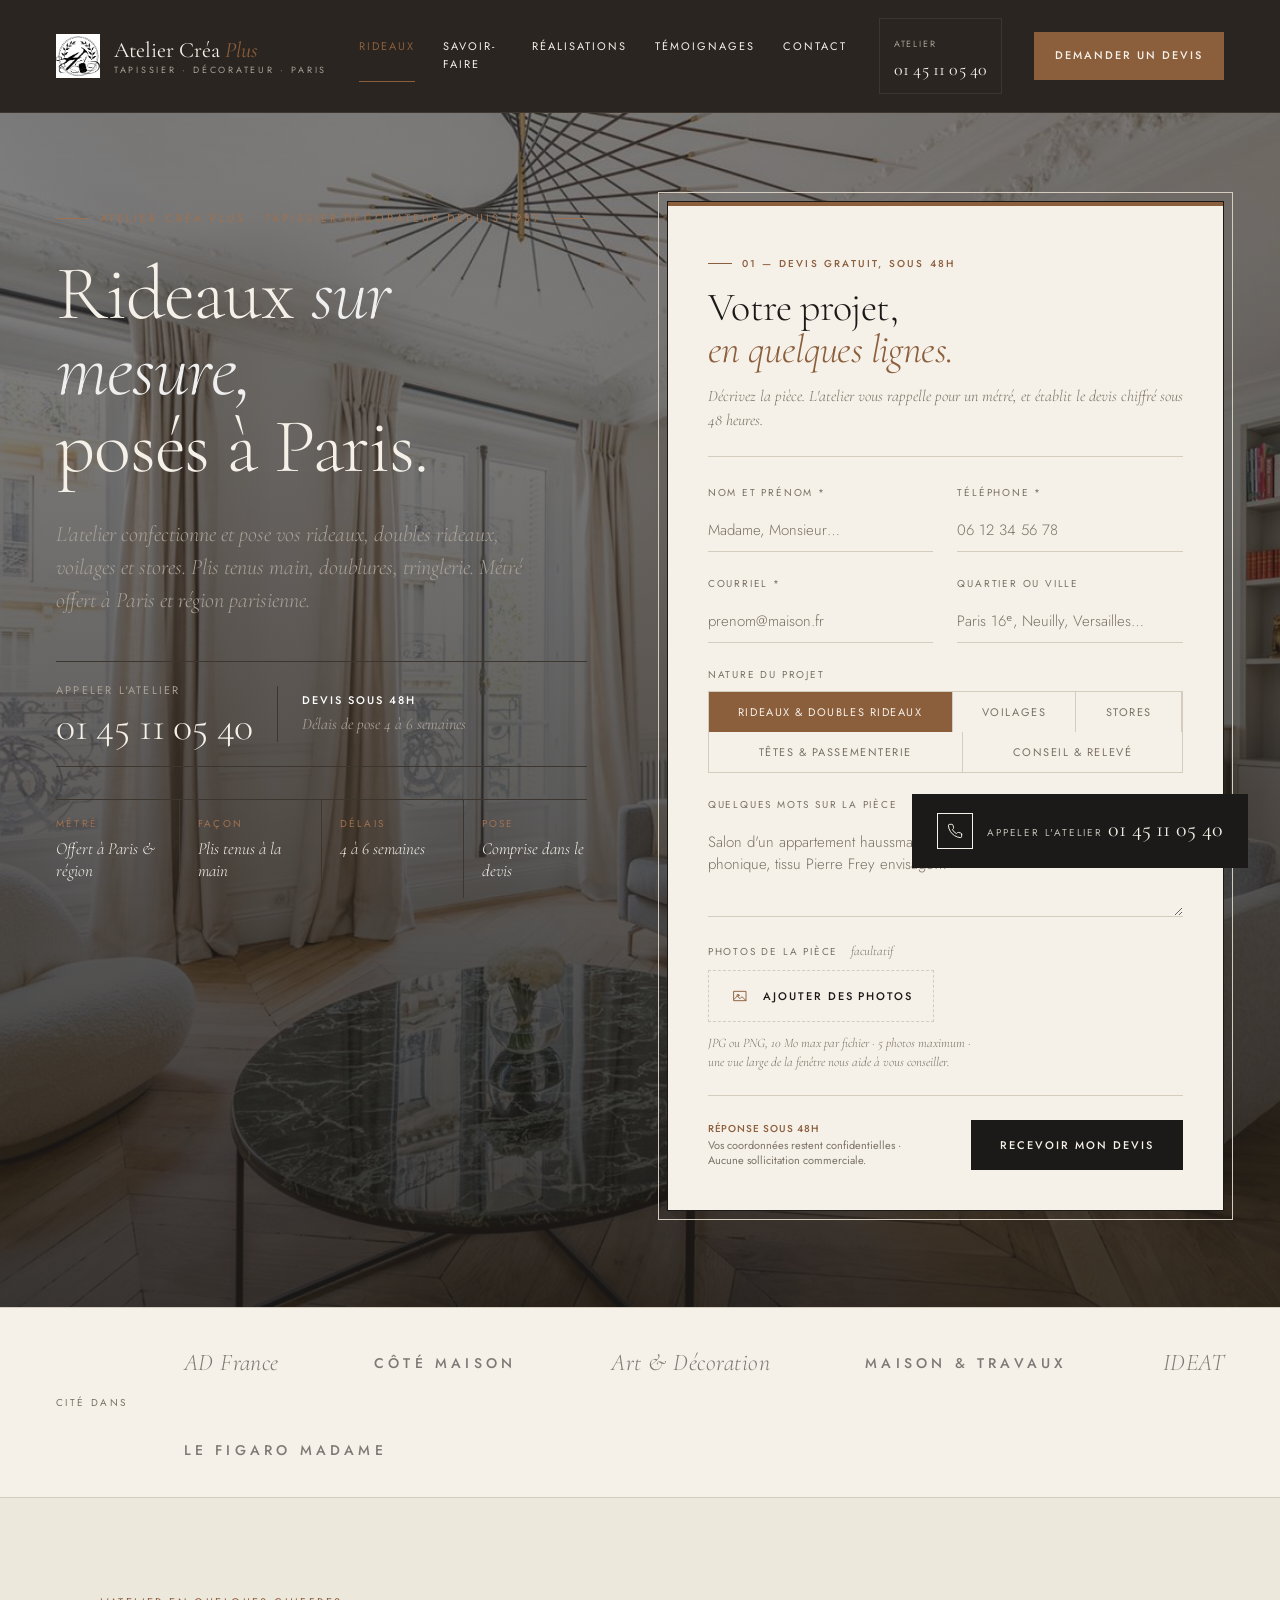
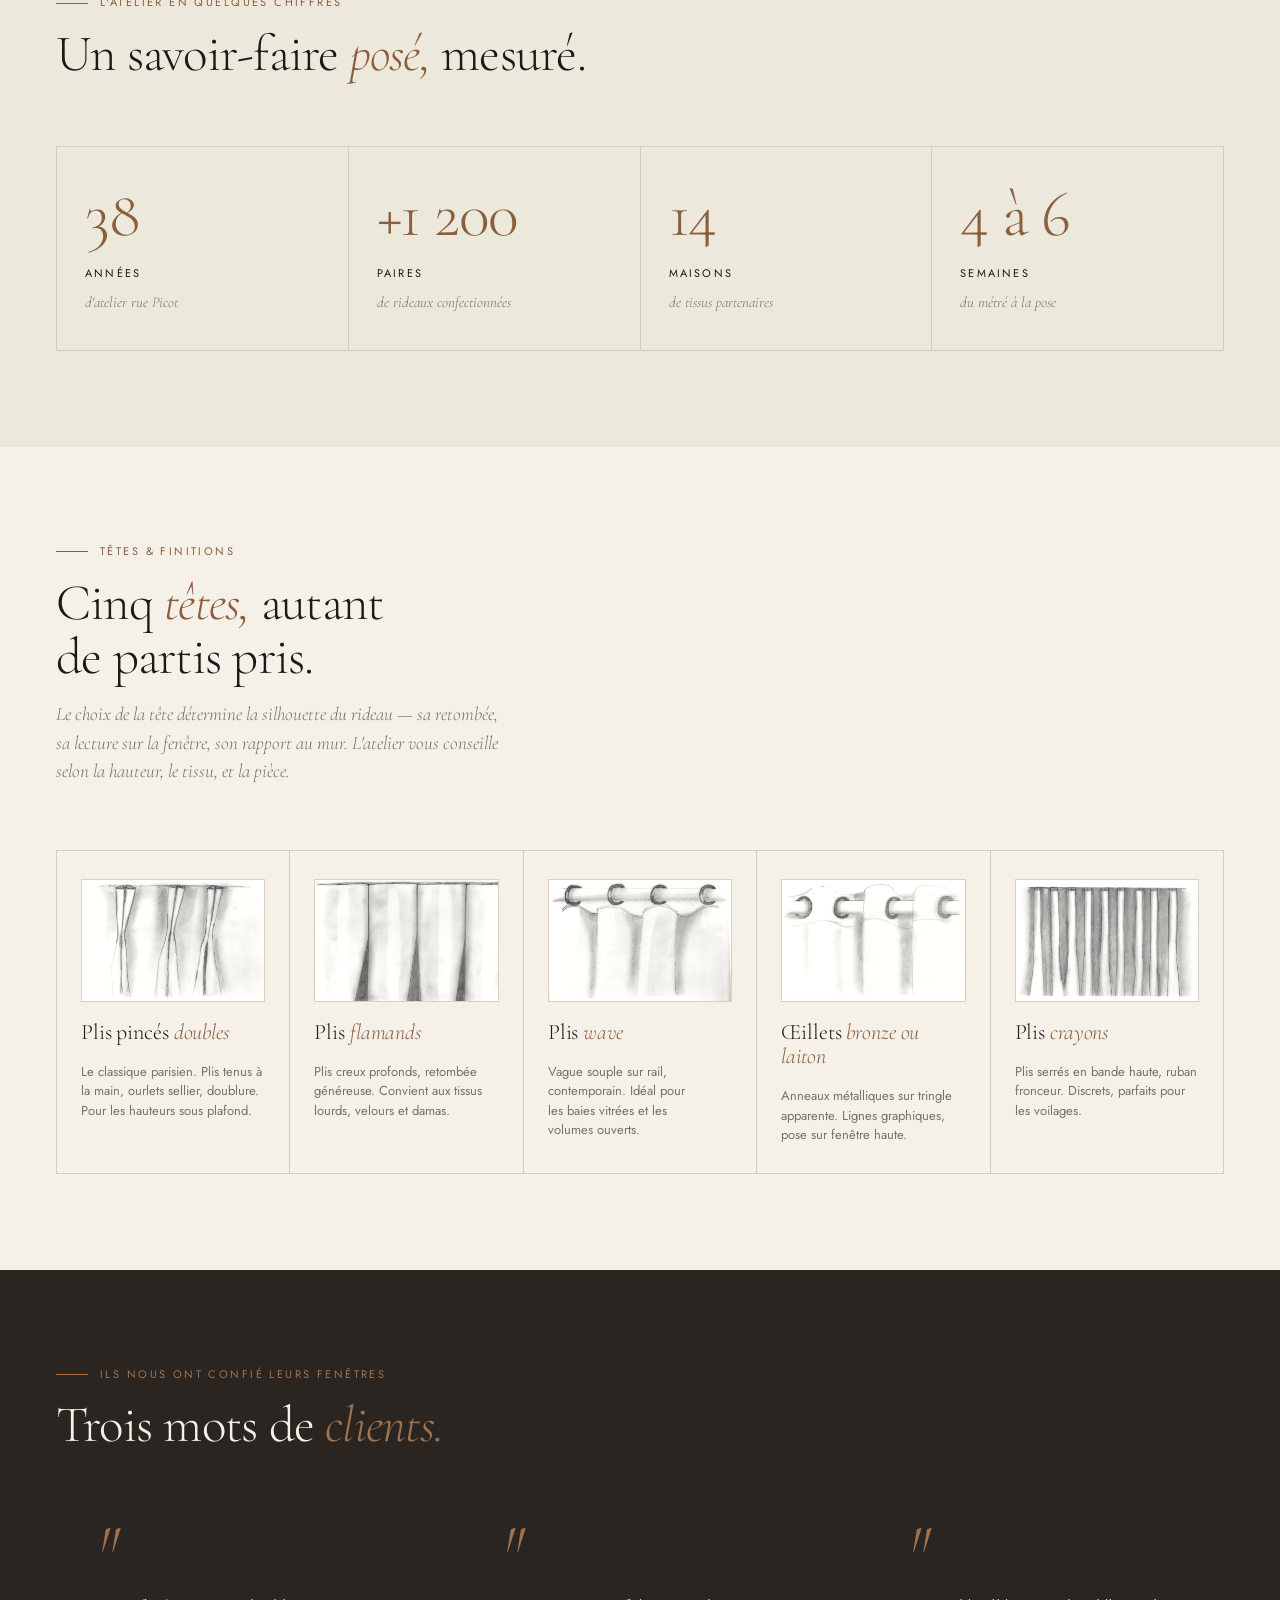
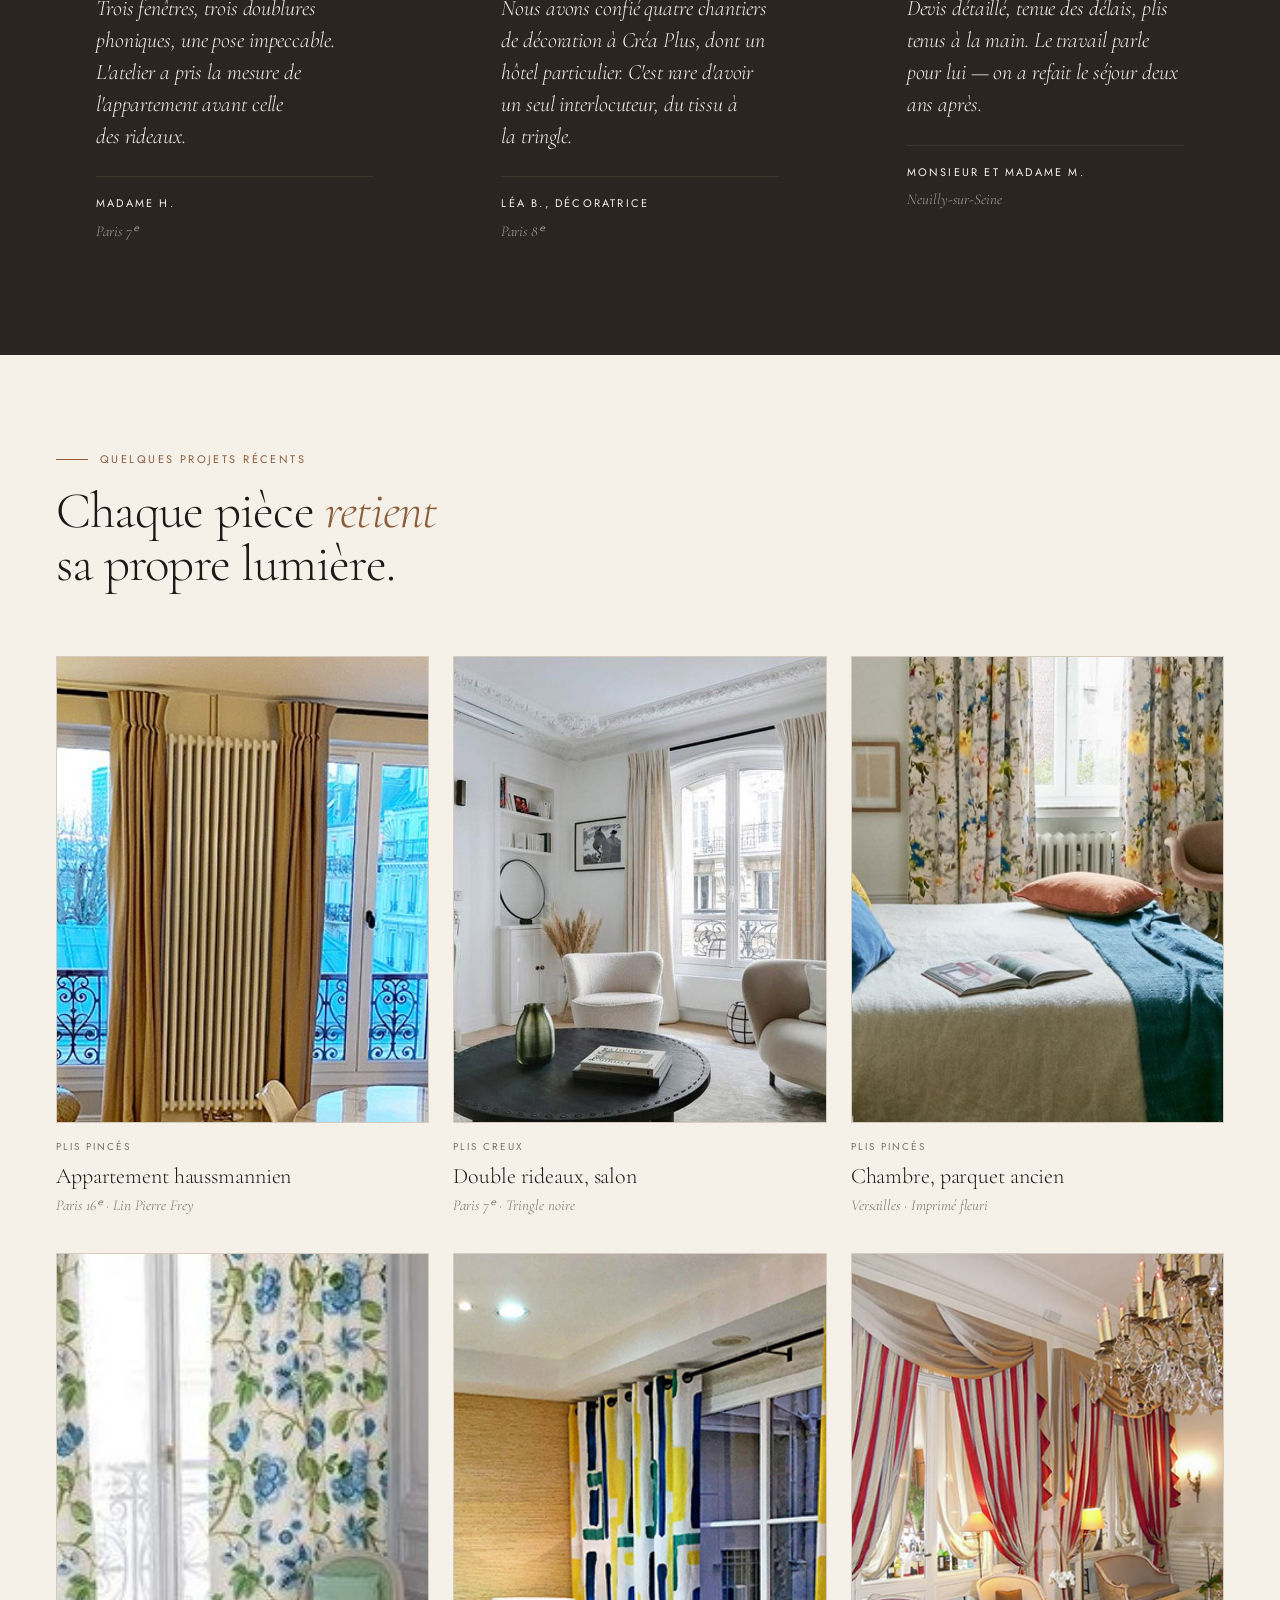
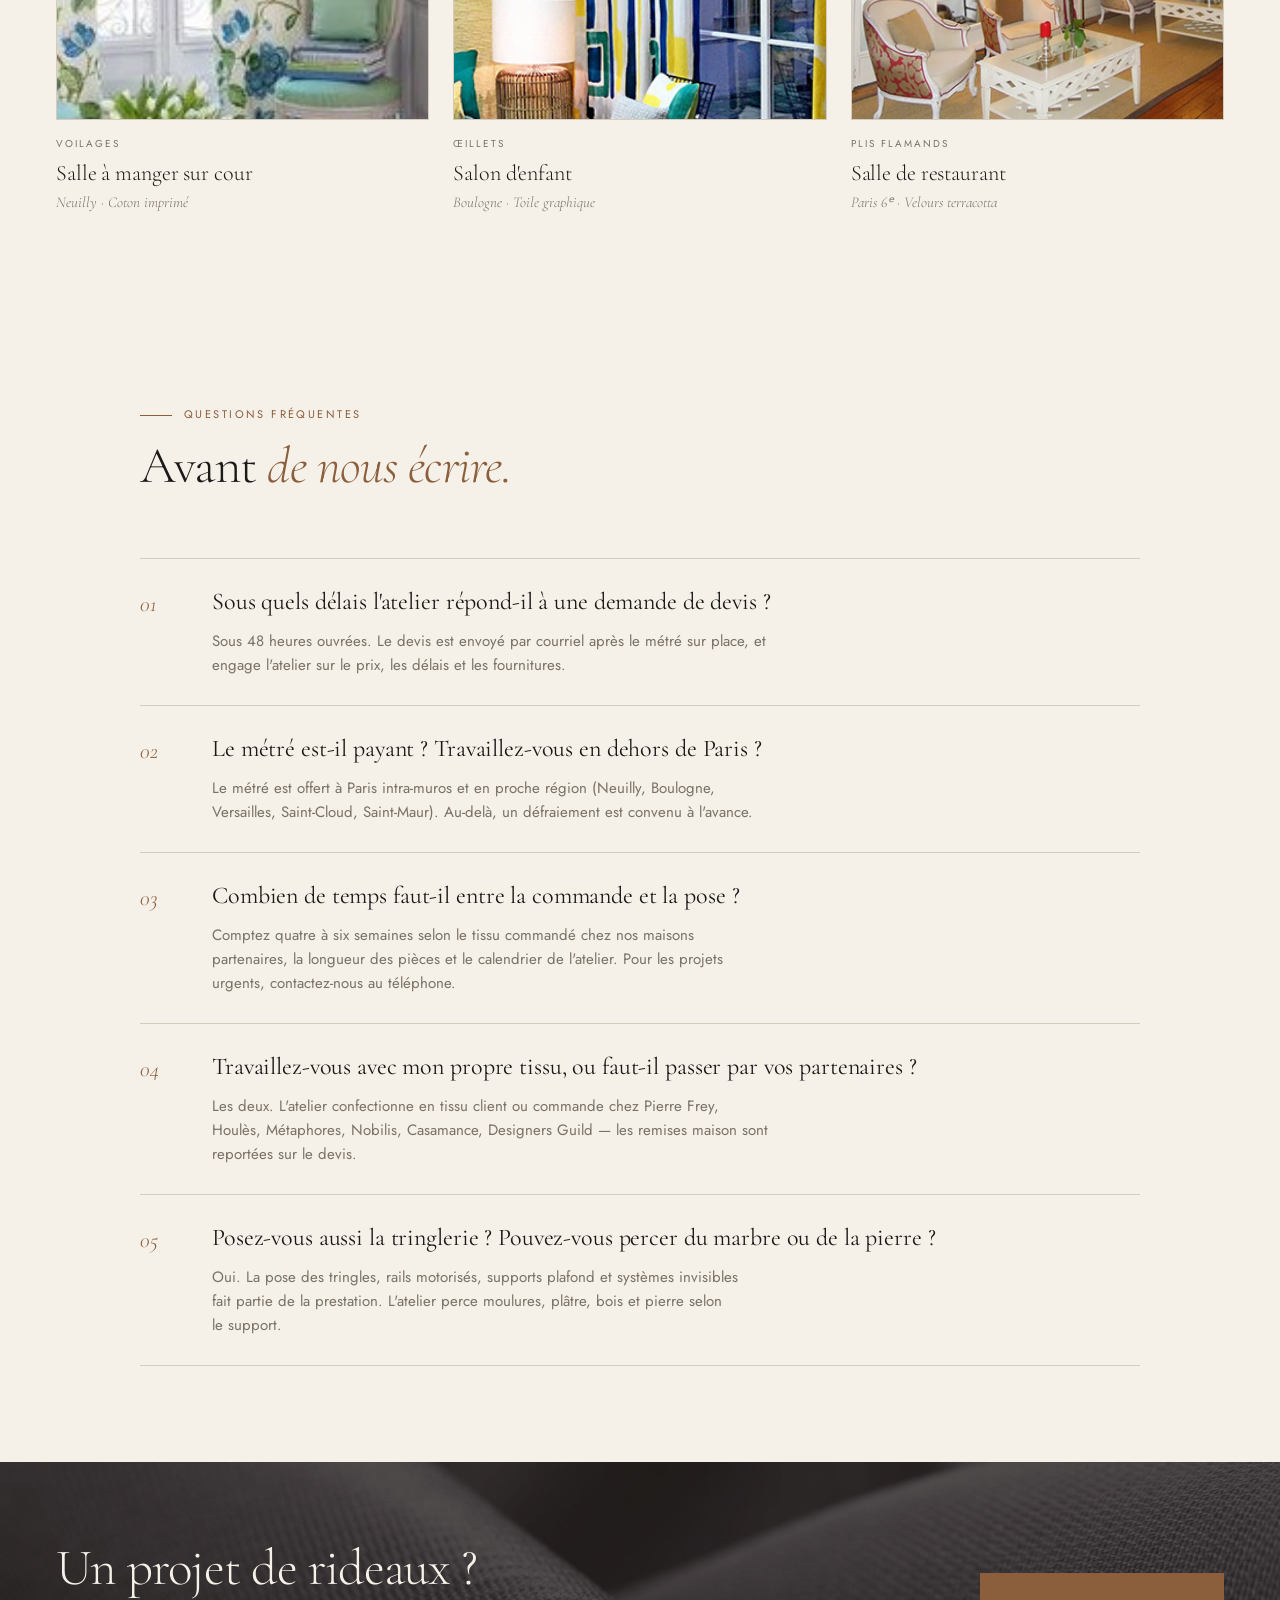
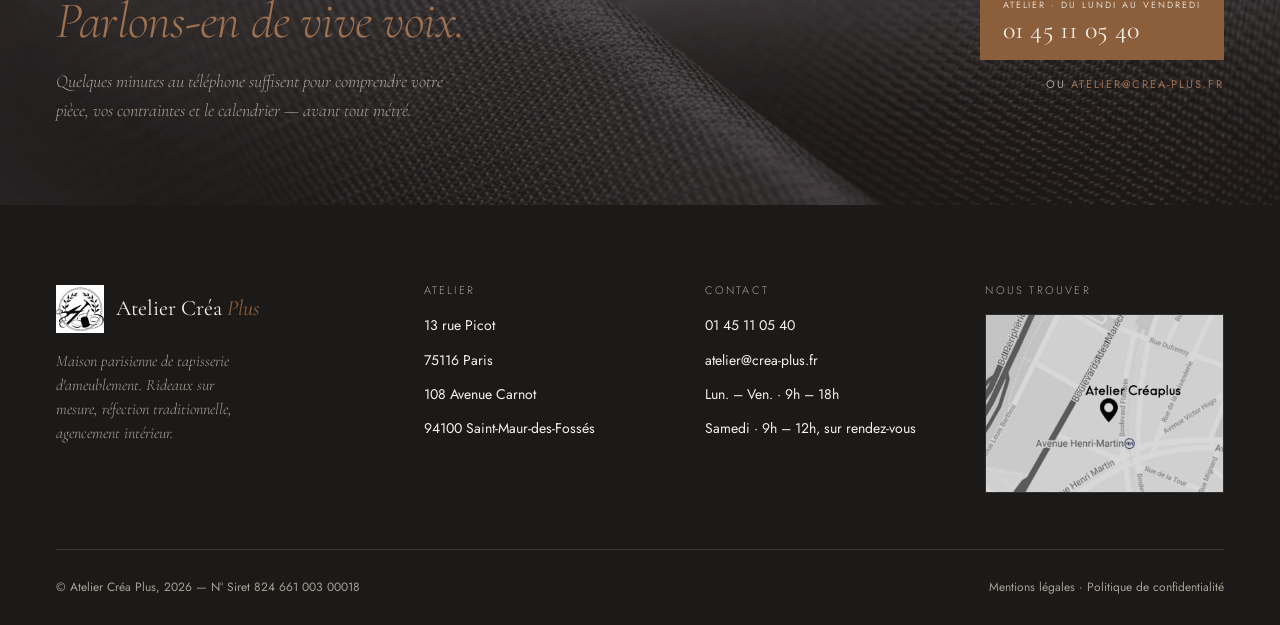
<file: index.html>
<!doctype html>
<html lang="fr">
<head>
  <meta charset="utf-8">
  <meta name="viewport" content="width=device-width, initial-scale=1">
  <title>Rideaux sur mesure à Paris · Atelier Créa Plus</title>
  <meta name="description" content="Rideaux sur mesure confectionnés et posés à Paris depuis 1987. Plis tenus main, doublures, tringlerie. Métré offert à Paris et région parisienne.">

  <link rel="preconnect" href="https://fonts.googleapis.com">
  <link rel="preconnect" href="https://fonts.gstatic.com" crossorigin>
  <link href="https://fonts.googleapis.com/css2?family=Jost:wght@300;400;500;600&display=swap" rel="stylesheet">

  <style>
  @font-face {
    font-family: 'Cormorant Garamond';
    src: url('project/design-system/fonts/CormorantGaramond-VariableFont_wght.ttf') format('truetype');
    font-weight: 300 700;
    font-style: normal;
    font-display: swap;
  }
  @font-face {
    font-family: 'Cormorant Garamond';
    src: url('project/design-system/fonts/CormorantGaramond-Italic-VariableFont_wght.ttf') format('truetype');
    font-weight: 300 700;
    font-style: italic;
    font-display: swap;
  }

  :root {
    --bg-1:         #F5F0E8;
    --bg-2:         #EDE8DC;
    --dark-1:       #2A2520;
    --dark-2:       #1C1A18;
    --fg-1:         #1C1A18;
    --fg-2:         #7A7266;
    --fg-on-dark-1: #F5F0E8;
    --fg-on-dark-2: #A8A096;
    --accent:       #8B5E3C;
    --accent-hover: #A0714F;
    --border:       #D4CDBF;
    --border-dark:  #3D362F;
    --font-serif:   'Cormorant Garamond', 'EB Garamond', Georgia, serif;
    --font-sans:    'Jost', 'Futura', 'Avenir Next', system-ui, sans-serif;
    --container:    1280px;
    --ease:         cubic-bezier(0.22, 0.61, 0.36, 1);
  }

  *, *::before, *::after { box-sizing: border-box; }
  html, body { margin: 0; padding: 0; background: var(--bg-1); color: var(--fg-1); font-family: var(--font-sans); font-weight: 400; font-size: 16px; line-height: 1.6; -webkit-font-smoothing: antialiased; -moz-osx-font-smoothing: grayscale; text-rendering: optimizeLegibility; }
  img { display: block; max-width: 100%; }
  a { color: var(--accent); text-decoration: none; transition: color 200ms var(--ease); }
  a:hover { color: var(--accent-hover); }
  p { margin: 0 0 1em; text-wrap: pretty; }
  h1, h2, h3, h4 { font-family: var(--font-serif); font-weight: 300; line-height: 1.05; letter-spacing: -0.01em; margin: 0; color: inherit; }
  .fleuron { font-family: var(--font-serif); font-size: 36px; color: var(--accent); display: block; line-height: 1; margin-bottom: 16px; }

  /* ── Nav ── */
  .lp-nav { position: sticky; top: 0; z-index: 40; background: var(--dark-1); color: var(--fg-on-dark-1); border-bottom: 1px solid var(--border-dark); }
  .lp-nav__inner { display: grid; grid-template-columns: auto 1fr auto auto; align-items: center; gap: 32px; padding: 18px 56px; max-width: var(--container); margin: 0 auto; }
  .lp-nav__brand { display: inline-flex; align-items: center; gap: 14px; color: var(--fg-on-dark-1); }
  .lp-nav__brand:hover { color: var(--fg-on-dark-1); }
  .lp-nav__logo { width: 44px; height: 44px; object-fit: contain; filter: invert(1); }
  .lp-nav__wm { display: flex; flex-direction: column; gap: 4px; line-height: 1; }
  .lp-nav__wm-main { font-family: var(--font-serif); font-weight: 400; font-size: 22px; letter-spacing: 0; }
  .lp-nav__wm-main em { font-style: italic; color: var(--accent); }
  .lp-nav__wm-sub { font-family: var(--font-sans); font-size: 9px; text-transform: uppercase; letter-spacing: 0.3em; color: var(--fg-on-dark-2); }
  .lp-nav__links { display: flex; gap: 28px; justify-self: center; }
  .lp-nav__links a { font-family: var(--font-sans); font-size: 11px; font-weight: 400; text-transform: uppercase; letter-spacing: 0.18em; color: var(--fg-on-dark-1); padding: 8px 0; border-bottom: 1px solid transparent; transition: color 200ms var(--ease), border-color 200ms var(--ease); }
  .lp-nav__links a:hover { color: var(--accent-hover); border-bottom-color: var(--accent); }
  .lp-nav__links a.is-active { color: var(--accent); border-bottom-color: var(--accent); }
  .lp-nav__phone { display: inline-flex; align-items: center; gap: 10px; padding: 10px 14px; border: 1px solid var(--border-dark); color: var(--fg-on-dark-1); transition: border-color 200ms var(--ease), color 200ms var(--ease); }
  .lp-nav__phone:hover { border-color: var(--accent); color: var(--accent); }
  .lp-nav__phone-num { font-family: var(--font-serif); font-size: 18px; font-weight: 400; letter-spacing: 0.01em; display: block; }
  .lp-nav__phone-meta { font-size: 9px; letter-spacing: 0.2em; text-transform: uppercase; color: var(--fg-on-dark-2); }
  .lp-nav__cta { font-family: var(--font-sans); font-size: 11px; font-weight: 500; text-transform: uppercase; letter-spacing: 0.18em; padding: 14px 20px; background: var(--accent); color: var(--bg-1); border: 1px solid var(--accent); transition: background 200ms var(--ease), border-color 200ms var(--ease); }
  .lp-nav__cta:hover { background: var(--accent-hover); border-color: var(--accent-hover); color: var(--bg-1); }

  /* ── Hero ── */
  .hero-wrap { position: relative; background: var(--dark-1); color: var(--fg-on-dark-1); overflow: hidden; }
  .hero-wrap::after { content: ''; position: absolute; inset: 0; background: linear-gradient(180deg, rgba(28,26,24,0.5) 0%, rgba(28,26,24,0.85) 100%); pointer-events: none; }
  .hero-wrap__bg { position: absolute; inset: 0; width: 100%; height: 100%; object-fit: cover; }
  .hero-wrap__inner { position: relative; z-index: 1; max-width: var(--container); margin: 0 auto; padding: 88px 56px 96px; }
  .hero-wrap__eyebrow { font-family: var(--font-sans); font-size: 11px; text-transform: uppercase; letter-spacing: 0.28em; color: var(--accent-hover); display: inline-flex; align-items: center; gap: 12px; margin-bottom: 28px; }
  .hero-wrap__eyebrow::before, .hero-wrap__eyebrow::after { content: ''; display: inline-block; width: 32px; height: 1px; background: currentColor; }
  .hero-wrap__title { font-family: var(--font-serif); font-weight: 300; font-size: clamp(56px, 6vw, 88px); line-height: 1; letter-spacing: -0.015em; margin: 0; }
  .hero-wrap__lede { font-family: var(--font-serif); font-style: italic; font-weight: 300; font-size: 22px; line-height: 1.5; color: var(--fg-on-dark-2); margin: 32px 0 0; max-width: 48ch; }

  .hero-a__grid { display: grid; grid-template-columns: 1fr 1.05fr; gap: 80px; align-items: start; }
  .hero-a__phone-block { margin-top: 44px; display: flex; align-items: center; gap: 24px; padding: 20px 0; border-top: 1px solid var(--border-dark); border-bottom: 1px solid var(--border-dark); }
  .hero-a__phone-block-meta { font-family: var(--font-sans); font-size: 11px; text-transform: uppercase; letter-spacing: 0.2em; color: var(--fg-on-dark-2); }
  .hero-a__phone-block-num { font-family: var(--font-serif); font-weight: 300; font-size: 40px; line-height: 1; letter-spacing: -0.005em; color: var(--fg-on-dark-1); margin-top: 6px; display: inline-block; }
  .hero-a__phone-block-num:hover { color: var(--accent-hover); }
  .hero-a__phone-divider { width: 1px; height: 56px; background: var(--border-dark); }
  .hero-a__urgency { font-family: var(--font-serif); font-style: italic; font-size: 16px; color: var(--fg-on-dark-2); line-height: 1.4; margin: 0; }
  .hero-a__urgency strong { font-style: normal; font-family: var(--font-sans); font-weight: 500; font-size: 11px; letter-spacing: 0.18em; text-transform: uppercase; display: block; margin-bottom: 4px; }
  .hero-a__badges { margin-top: 32px; display: flex; flex-wrap: wrap; gap: 0; border-top: 1px solid var(--border-dark); }
  .hero-a__badge { flex: 1 1 0; padding: 16px 18px 16px 0; border-right: 1px solid var(--border-dark); }
  .hero-a__badge:last-child { border-right: 0; padding-right: 0; }
  .hero-a__badge:not(:first-child) { padding-left: 18px; }
  .hero-a__badge-label { font-family: var(--font-sans); font-size: 10px; text-transform: uppercase; letter-spacing: 0.22em; color: var(--accent-hover); }
  .hero-a__badge-val { font-family: var(--font-serif); font-style: italic; font-weight: 300; font-size: 17px; color: var(--fg-on-dark-1); margin-top: 6px; line-height: 1.3; }

  /* ── Form card ── */
  .form-card { background: var(--bg-1); color: var(--fg-1); padding: 44px 40px 40px; border: 1px solid var(--border); position: relative; }
  .form-card::before { content: ''; position: absolute; top: 0; left: 0; right: 0; height: 4px; background: var(--accent); }
  .form-card--full { border-color: var(--fg-1); outline: 1px solid var(--border); outline-offset: 8px; }
  .form-card__head { margin-bottom: 28px; padding-bottom: 24px; border-bottom: 1px solid var(--border); }
  .form-card__eyebrow { font-family: var(--font-sans); font-size: 10px; text-transform: uppercase; letter-spacing: 0.22em; color: var(--accent); font-weight: 500; display: inline-flex; align-items: center; gap: 10px; }
  .form-card__eyebrow::before { content: ''; display: inline-block; width: 24px; height: 1px; background: currentColor; }
  .form-card__title { font-family: var(--font-serif); font-weight: 300; font-size: 40px; line-height: 1.05; letter-spacing: -0.015em; margin: 14px 0 0; }
  .form-card__title em { font-style: italic; color: var(--accent); }
  .form-card__lede { margin-top: 14px; font-family: var(--font-serif); font-style: italic; font-weight: 300; font-size: 16px; line-height: 1.5; color: var(--fg-2); margin-bottom: 0; }
  .form-card__body { display: flex; flex-direction: column; gap: 24px; }
  .form-card__row { display: grid; grid-template-columns: 1fr 1fr; gap: 24px; }
  .form-card__group { display: flex; flex-direction: column; }
  .form-card__label { font-family: var(--font-sans); font-size: 10px; font-weight: 400; text-transform: uppercase; letter-spacing: 0.18em; color: var(--fg-2); margin-bottom: 8px; }
  .form-card__label-aux { font-family: var(--font-serif); font-style: italic; font-weight: 300; font-size: 13px; text-transform: none; letter-spacing: 0; color: var(--fg-2); margin-left: 8px; }
  .form-card__input { width: 100%; background: transparent; border: none; border-bottom: 1px solid var(--border); border-radius: 0; padding: 10px 0; font-family: var(--font-sans); font-size: 15px; color: var(--fg-1); outline: none; transition: border-color 200ms var(--ease); }
  .form-card__input:focus { border-bottom-color: var(--accent); }
  .form-card__input::placeholder { color: var(--fg-2); font-weight: 300; }
  textarea.form-card__input { resize: vertical; min-height: 96px; }
  .form-card__chips { display: flex; flex-wrap: wrap; gap: 0; border: 1px solid var(--border); background: var(--bg-1); }
  .form-card__chip { flex: 1 1 auto; font-family: var(--font-sans); font-size: 11px; text-transform: uppercase; letter-spacing: 0.14em; padding: 12px 14px; background: transparent; border: 0; border-right: 1px solid var(--border); color: var(--fg-2); cursor: pointer; transition: background 200ms var(--ease), color 200ms var(--ease); text-align: center; }
  .form-card__chip:last-child { border-right: 0; }
  .form-card__chip:hover { color: var(--accent); }
  .form-card__chip.is-active { background: var(--accent); color: var(--bg-1); }
  .form-card__foot { padding-top: 24px; border-top: 1px solid var(--border); display: flex; justify-content: space-between; align-items: center; gap: 18px; flex-wrap: wrap; }
  .form-card__note { font-family: var(--font-sans); font-size: 11px; color: var(--fg-2); max-width: 30ch; line-height: 1.4; }
  .form-card__note strong { color: var(--accent); font-weight: 500; letter-spacing: 0.08em; text-transform: uppercase; font-size: 10px; display: block; margin-bottom: 2px; }
  .form-card__submit { font-family: var(--font-sans); font-size: 11px; font-weight: 500; text-transform: uppercase; letter-spacing: 0.18em; padding: 16px 28px; background: var(--fg-1); color: var(--bg-1); border: 1px solid var(--fg-1); cursor: pointer; transition: background 200ms var(--ease), border-color 200ms var(--ease); }
  .form-card__submit:hover { background: var(--accent); border-color: var(--accent); }
  .form-card__ok { text-align: center; padding: 56px 24px; }
  .form-card__ok h3 { font-family: var(--font-serif); font-weight: 300; font-size: 32px; margin: 0 0 12px; letter-spacing: -0.005em; }
  .form-card__ok p { font-family: var(--font-serif); font-style: italic; font-weight: 300; font-size: 17px; color: var(--fg-2); margin: 0; }

  /* ── Photo uploader ── */
  .photo-up { position: relative; }
  .photo-up__btn { display: inline-flex; align-items: center; gap: 12px; background: transparent; border: 1px dashed var(--border); padding: 14px 20px; font-family: var(--font-sans); font-size: 11px; font-weight: 500; text-transform: uppercase; letter-spacing: 0.18em; color: var(--fg-1); cursor: pointer; transition: border-color 200ms var(--ease), color 200ms var(--ease), background 200ms var(--ease); }
  .photo-up__btn:hover { border-color: var(--accent); color: var(--accent); border-style: solid; }
  .photo-up__btn:disabled { opacity: 0.4; cursor: not-allowed; }
  .photo-up__btn-ico { width: 22px; height: 22px; display: inline-flex; align-items: center; justify-content: center; color: var(--accent); }
  .photo-up__hint { margin: 12px 0 0; font-family: var(--font-serif); font-style: italic; font-weight: 300; font-size: 13px; line-height: 1.45; color: var(--fg-2); max-width: 46ch; }
  .photo-up__list { list-style: none; margin: 18px 0 0; padding: 0; display: flex; flex-direction: column; gap: 0; border-top: 1px solid var(--border); }
  .photo-up__item { display: grid; grid-template-columns: 56px 1fr auto; gap: 16px; align-items: center; padding: 12px 0; border-bottom: 1px solid var(--border); }
  .photo-up__thumb { width: 56px; height: 56px; overflow: hidden; border: 1px solid var(--border); background: var(--bg-2); }
  .photo-up__thumb img { width: 100%; height: 100%; object-fit: cover; display: block; }
  .photo-up__meta { display: flex; flex-direction: column; gap: 4px; min-width: 0; }
  .photo-up__name { font-family: var(--font-sans); font-size: 13px; color: var(--fg-1); white-space: nowrap; overflow: hidden; text-overflow: ellipsis; }
  .photo-up__size { font-family: var(--font-sans); font-size: 11px; letter-spacing: 0.06em; color: var(--fg-2); }
  .photo-up__remove { width: 28px; height: 28px; background: transparent; border: 1px solid var(--border); color: var(--fg-2); cursor: pointer; display: inline-flex; align-items: center; justify-content: center; transition: border-color 200ms var(--ease), color 200ms var(--ease); }
  .photo-up__remove:hover { border-color: var(--accent); color: var(--accent); }

  /* ── Press bar ── */
  .press-bar { padding: 36px 56px; background: var(--bg-1); border-top: 1px solid var(--border); border-bottom: 1px solid var(--border); }
  .press-bar__inner { max-width: var(--container); margin: 0 auto; display: grid; grid-template-columns: auto 1fr; align-items: center; gap: 56px; }
  .press-bar__label { font-family: var(--font-sans); font-size: 10px; text-transform: uppercase; letter-spacing: 0.24em; color: var(--fg-2); }
  .press-bar__logos { display: flex; align-items: center; gap: 56px; justify-content: space-between; flex-wrap: wrap; }
  .press-logo { font-family: var(--font-serif); font-weight: 300; font-style: italic; font-size: 24px; color: var(--fg-1); letter-spacing: 0.02em; opacity: 0.55; white-space: nowrap; }
  .press-logo--caps { font-family: var(--font-sans); font-style: normal; font-weight: 500; font-size: 14px; text-transform: uppercase; letter-spacing: 0.3em; }

  /* ── Section helpers ── */
  .lp-section { padding: 96px 56px; background: var(--bg-1); }
  .lp-section--bg2 { background: var(--bg-2); }
  .lp-section--dark { background: var(--dark-1); color: var(--fg-on-dark-1); }
  .lp-section__inner { max-width: var(--container); margin: 0 auto; }
  .lp-section__head { margin-bottom: 64px; display: flex; flex-direction: column; gap: 16px; max-width: 760px; }
  .lp-section__eyebrow { font-family: var(--font-sans); font-size: 11px; text-transform: uppercase; letter-spacing: 0.22em; color: var(--accent); display: inline-flex; align-items: center; gap: 12px; }
  .lp-section__eyebrow::before { content: ''; display: inline-block; width: 32px; height: 1px; background: currentColor; }
  .lp-section--dark .lp-section__eyebrow { color: var(--accent-hover); }
  .lp-section__title { font-family: var(--font-serif); font-weight: 300; font-size: clamp(36px, 4vw, 56px); line-height: 1.05; letter-spacing: -0.015em; margin: 0; }
  .lp-section__title em { font-style: italic; color: var(--accent); }
  .lp-section--dark .lp-section__title em { color: var(--accent-hover); }
  .lp-section__lede { font-family: var(--font-serif); font-style: italic; font-weight: 300; font-size: 19px; line-height: 1.5; color: var(--fg-2); margin: 0; max-width: 56ch; }
  .lp-section--dark .lp-section__lede { color: var(--fg-on-dark-2); }

  /* ── Chiffres ── */
  .chiffres-grid { display: grid; grid-template-columns: repeat(4, 1fr); border-top: 1px solid var(--border); border-left: 1px solid var(--border); }
  .chiffre { padding: 36px 28px; border-right: 1px solid var(--border); border-bottom: 1px solid var(--border); }
  .chiffre__n { font-family: var(--font-serif); font-weight: 300; font-size: 64px; line-height: 1; color: var(--accent); letter-spacing: -0.02em; }
  .chiffre__label { margin-top: 18px; font-family: var(--font-sans); font-size: 11px; text-transform: uppercase; letter-spacing: 0.2em; }
  .chiffre__sub { margin-top: 8px; font-family: var(--font-serif); font-style: italic; font-weight: 300; font-size: 15px; color: var(--fg-2); }

  /* ── Têtes de rideaux ── */
  .tetes-grid { display: grid; grid-template-columns: repeat(5, 1fr); gap: 0; border-top: 1px solid var(--border); border-left: 1px solid var(--border); }
  .tete { padding: 28px 24px; border-right: 1px solid var(--border); border-bottom: 1px solid var(--border); display: flex; flex-direction: column; gap: 18px; background: var(--bg-1); transition: background 200ms var(--ease); cursor: pointer; }
  .tete:hover { background: var(--bg-2); }
  .tete__img { width: 100%; aspect-ratio: 3/2; object-fit: cover; filter: sepia(8%) saturate(0.8); border: 1px solid var(--border); }
  .tete__name { font-family: var(--font-serif); font-weight: 300; font-size: 22px; letter-spacing: -0.005em; line-height: 1.1; margin: 0; }
  .tete__name em { font-style: italic; color: var(--accent); }
  .tete__desc { font-family: var(--font-sans); font-size: 13px; line-height: 1.5; color: var(--fg-2); margin: 0; }

  /* ── Témoignages ── */
  .testis { display: grid; grid-template-columns: repeat(3, 1fr); gap: 48px; }
  .testi { display: flex; flex-direction: column; gap: 24px; }
  .testi__mark { font-family: var(--font-serif); font-style: italic; font-weight: 300; font-size: 72px; line-height: 0.5; color: var(--accent-hover); margin: 0; }
  .testi__quote { font-family: var(--font-serif); font-style: italic; font-weight: 300; font-size: 22px; line-height: 1.45; margin: 0; letter-spacing: -0.005em; }
  .testi__meta { padding-top: 18px; border-top: 1px solid var(--border-dark); display: flex; flex-direction: column; gap: 6px; }
  .testi__name { font-family: var(--font-sans); font-size: 11px; text-transform: uppercase; letter-spacing: 0.2em; color: var(--fg-on-dark-1); }
  .testi__place { font-family: var(--font-serif); font-style: italic; font-weight: 300; font-size: 15px; color: var(--fg-on-dark-2); }

  /* ── Réalisations ── */
  .reals-grid { display: grid; grid-template-columns: repeat(3, 1fr); gap: 36px 24px; }
  .real-card { margin: 0; }
  .real-card__img { width: 100%; aspect-ratio: 4/5; object-fit: cover; border: 1px solid var(--border); transition: border-color 200ms var(--ease); }
  .real-card:hover .real-card__img { border-color: var(--accent); }
  .real-card__cap { margin-top: 16px; }
  .real-card__tag { font-family: var(--font-sans); font-size: 10px; text-transform: uppercase; letter-spacing: 0.2em; color: var(--fg-2); }
  .real-card__title { font-family: var(--font-serif); font-weight: 300; font-size: 22px; margin: 8px 0 4px; letter-spacing: -0.005em; line-height: 1.2; }
  .real-card__place { font-family: var(--font-serif); font-style: italic; font-weight: 300; font-size: 15px; color: var(--fg-2); }

  /* ── FAQ ── */
  .faq { border-top: 1px solid var(--border); }
  .faq__item { border-bottom: 1px solid var(--border); padding: 28px 0; display: grid; grid-template-columns: 48px 1fr; gap: 24px; align-items: start; }
  .faq__n { font-family: var(--font-serif); font-style: italic; font-weight: 300; font-size: 22px; color: var(--accent); }
  .faq__q { font-family: var(--font-serif); font-weight: 400; font-size: 24px; line-height: 1.25; margin: 0 0 12px; letter-spacing: -0.005em; }
  .faq__a { font-family: var(--font-sans); font-size: 15px; line-height: 1.6; color: var(--fg-2); margin: 0; max-width: 62ch; }

  /* ── CTA Banner ── */
  .cta-banner { background: var(--dark-1); color: var(--fg-on-dark-1); padding: 80px 56px; position: relative; overflow: hidden; }
  .cta-banner__bg { position: absolute; inset: 0; width: 100%; height: 100%; object-fit: cover; opacity: 0.35; }
  .cta-banner__inner { max-width: var(--container); margin: 0 auto; display: grid; grid-template-columns: 1.4fr 1fr; gap: 64px; align-items: center; position: relative; z-index: 1; }
  .cta-banner__title { font-family: var(--font-serif); font-weight: 300; font-size: clamp(36px, 4vw, 56px); line-height: 1.05; letter-spacing: -0.015em; margin: 0; }
  .cta-banner__title em { font-style: italic; color: var(--accent-hover); }
  .cta-banner__lede { margin-top: 18px; font-family: var(--font-serif); font-style: italic; font-weight: 300; font-size: 18px; color: var(--fg-on-dark-2); max-width: 50ch; margin-bottom: 0; }
  .cta-banner__actions { display: flex; flex-direction: column; gap: 16px; align-items: flex-end; }
  .cta-banner__phone { display: inline-flex; align-items: center; gap: 14px; padding: 16px 22px; background: var(--accent); color: var(--bg-1); border: 1px solid var(--accent); transition: background 200ms var(--ease); }
  .cta-banner__phone:hover { background: var(--accent-hover); border-color: var(--accent-hover); color: var(--bg-1); }
  .cta-banner__phone-meta { font-family: var(--font-sans); font-size: 9px; text-transform: uppercase; letter-spacing: 0.22em; opacity: 0.85; }
  .cta-banner__phone-num { font-family: var(--font-serif); font-weight: 400; font-size: 26px; letter-spacing: 0.01em; line-height: 1; margin-top: 2px; display: block; }
  .cta-banner__email { font-family: var(--font-sans); font-size: 11px; text-transform: uppercase; letter-spacing: 0.18em; color: var(--fg-on-dark-2); }
  .cta-banner__email a { color: var(--accent-hover); }

  /* ── Footer ── */
  .lp-footer { background: var(--dark-2); color: var(--fg-on-dark-1); padding: 80px 56px 28px; }
  .lp-footer__inner { max-width: var(--container); margin: 0 auto; }
  .lp-footer__grid { display: grid; grid-template-columns: 1.4fr 1fr 1fr 1.1fr; gap: 64px; padding-bottom: 56px; border-bottom: 1px solid var(--border-dark); }
  .lp-footer__brand { display: flex; flex-direction: column; gap: 16px; }
  .lp-footer__brand-wm { display: flex; align-items: center; gap: 12px; }
  .lp-footer__brand-logo { width: 48px; height: 48px; object-fit: contain; filter: invert(1); }
  .lp-footer__brand-name { font-family: var(--font-serif); font-weight: 400; font-size: 22px; }
  .lp-footer__brand-name em { font-style: italic; color: var(--accent); }
  .lp-footer__pitch { font-family: var(--font-serif); font-style: italic; font-weight: 300; font-size: 16px; line-height: 1.5; color: var(--fg-on-dark-2); margin: 0; max-width: 32ch; }
  .lp-footer__head { font-family: var(--font-sans); font-size: 11px; text-transform: uppercase; letter-spacing: 0.2em; color: var(--fg-on-dark-2); margin: 0 0 18px; }
  .lp-footer__list { list-style: none; margin: 0; padding: 0; display: flex; flex-direction: column; gap: 12px; }
  .lp-footer__list li { font-family: var(--font-sans); font-size: 14px; color: var(--fg-on-dark-1); }
  .lp-footer__list a { color: var(--fg-on-dark-1); }
  .lp-footer__list a:hover { color: var(--accent-hover); }
  .lp-footer__map { width: 100%; aspect-ratio: 4/3; object-fit: cover; border: 1px solid var(--border-dark); filter: grayscale(0.3) brightness(0.85); }
  .lp-footer__base { margin-top: 28px; display: flex; justify-content: space-between; gap: 24px; font-family: var(--font-sans); font-size: 12px; color: var(--fg-on-dark-2); flex-wrap: wrap; }
  .lp-footer__base a { color: var(--fg-on-dark-2); }
  .lp-footer__base a:hover { color: var(--accent-hover); }

  /* ── Floating phone ── */
  .phone-float { position: fixed; bottom: 32px; right: 32px; z-index: 50; background: var(--fg-1); color: var(--bg-1); padding: 18px 24px; display: inline-flex; align-items: center; gap: 14px; border: 1px solid var(--fg-1); transition: background 200ms var(--ease), color 200ms var(--ease); text-decoration: none; }
  .phone-float:hover { background: var(--accent); border-color: var(--accent); color: var(--bg-1); }
  .phone-float__icon { width: 36px; height: 36px; border: 1px solid currentColor; display: inline-flex; align-items: center; justify-content: center; flex: 0 0 36px; }
  .phone-float__meta { font-size: 10px; letter-spacing: 0.18em; text-transform: uppercase; opacity: 0.75; font-weight: 400; }
  .phone-float__num { font-family: var(--font-serif); font-weight: 400; font-size: 22px; letter-spacing: 0.01em; line-height: 1; margin-top: 2px; }

  /* ─────────────────────────────── RESPONSIVE ── */

  /* ── Tablette · ≤ 768 px ── */
  @media (max-width: 768px) {
    .lp-nav__inner { display: flex; justify-content: space-between; align-items: center; gap: 16px; padding: 14px 32px; }
    .lp-nav__links { display: none; }

    .hero-wrap__inner { padding: 64px 32px 72px; }
    .hero-a__grid { grid-template-columns: 1fr; gap: 48px; }

    .press-bar { padding: 28px 32px; }
    .press-bar__inner { grid-template-columns: 1fr; gap: 20px; }

    .lp-section { padding: 64px 32px; }
    .lp-section__head { margin-bottom: 48px; }

    .chiffres-grid { grid-template-columns: repeat(2, 1fr); }

    .tetes-grid { grid-template-columns: repeat(3, 1fr); }

    .testis { grid-template-columns: 1fr; gap: 40px; }

    .reals-grid { grid-template-columns: repeat(2, 1fr); gap: 28px 20px; }

    .cta-banner { padding: 64px 32px; }
    .cta-banner__inner { grid-template-columns: 1fr; gap: 40px; }
    .cta-banner__actions { align-items: flex-start; }

    .lp-footer { padding: 64px 32px 24px; }
    .lp-footer__grid { grid-template-columns: 1fr 1fr; gap: 40px; }

    .form-card { padding: 32px 24px 28px; }
    .form-card--full { outline: none; }
    .form-card__row { grid-template-columns: 1fr; gap: 16px; }

    .phone-float { bottom: 20px; right: 20px; padding: 14px 18px; }
  }

  /* ── Mobile · ≤ 480 px ── */
  @media (max-width: 480px) {
    .lp-nav__inner { padding: 12px 20px; gap: 12px; }
    .lp-nav__phone { display: none; }
    .lp-nav__wm-sub { display: none; }
    .lp-nav__cta { padding: 12px 14px; font-size: 10px; }

    .hero-wrap__inner { padding: 48px 20px 56px; }
    .hero-wrap__lede { font-size: 18px; margin-top: 24px; }
    .hero-a__phone-block { flex-direction: column; align-items: flex-start; gap: 14px; }
    .hero-a__phone-divider { width: 32px; height: 1px; }
    .hero-a__phone-block-num { font-size: 32px; }
    .hero-a__badges { flex-direction: column; border-bottom: 1px solid var(--border-dark); }
    .hero-a__badge { flex: none; padding: 10px 0; border-right: none; border-bottom: 1px solid var(--border-dark); }
    .hero-a__badge:last-child { border-bottom: none; }
    .hero-a__badge:not(:first-child) { padding-left: 0; }

    .press-bar { padding: 24px 20px; }
    .press-bar__logos { gap: 16px; }
    .press-logo { font-size: 18px; }
    .press-logo--caps { font-size: 11px; }

    .lp-section { padding: 48px 20px; }
    .lp-section__head { margin-bottom: 36px; }

    .chiffre { padding: 24px 16px; }
    .chiffre__n { font-size: 48px; }

    .tetes-grid { grid-template-columns: repeat(2, 1fr); }

    .testis { gap: 32px; }
    .testi__quote { font-size: 19px; }

    .reals-grid { grid-template-columns: 1fr; }

    .faq__item { grid-template-columns: 36px 1fr; gap: 14px; padding: 20px 0; }
    .faq__q { font-size: 20px; }

    .cta-banner { padding: 48px 20px; }

    .lp-footer { padding: 48px 20px 20px; }
    .lp-footer__grid { grid-template-columns: 1fr; gap: 32px; }
    .lp-footer__base { flex-direction: column; gap: 8px; }

    .form-card { padding: 24px 16px 20px; }
    .form-card__title { font-size: 28px; }
    .form-card__chips { flex-direction: column; }
    .form-card__chip { border-right: 0; border-bottom: 1px solid var(--border); text-align: left; }
    .form-card__chip:last-child { border-bottom: 0; }
    .form-card__foot { flex-direction: column; align-items: stretch; }
    .form-card__note { max-width: none; }
    .form-card__submit { width: 100%; text-align: center; padding: 16px; }

    .phone-float { bottom: 16px; right: 16px; padding: 12px 16px; gap: 10px; }
    .phone-float__icon { width: 28px; height: 28px; flex: 0 0 28px; }
    .phone-float__num { font-size: 18px; }
  }
  </style>
</head>
<body>

<!-- ═══════════════════════════════════════════ NAV ══ -->
<nav class="lp-nav">
  <div class="lp-nav__inner">
    <a href="#" class="lp-nav__brand">
      <img src="project/assets/logo.png" alt="" class="lp-nav__logo">
      <span class="lp-nav__wm">
        <span class="lp-nav__wm-main">Atelier Créa <em>Plus</em></span>
        <span class="lp-nav__wm-sub">Tapissier · Décorateur · Paris</span>
      </span>
    </a>
    <div class="lp-nav__links">
      <a href="#rideaux" class="is-active">Rideaux</a>
      <a href="#savoir-faire">Savoir-faire</a>
      <a href="#realisations">Réalisations</a>
      <a href="#temoignages">Témoignages</a>
      <a href="#contact">Contact</a>
    </div>
    <a href="tel:+33145110540" class="lp-nav__phone">
      <span>
        <span class="lp-nav__phone-meta">Atelier</span>
        <span class="lp-nav__phone-num">01 45 11 05 40</span>
      </span>
    </a>
    <a href="#devis" class="lp-nav__cta">Demander un devis</a>
  </div>
</nav>

<!-- ═══════════════════════════════════════════ HERO ══ -->
<section class="hero-wrap">
  <img src="project/assets/hero-haussmann.jpg" alt="" class="hero-wrap__bg">
  <div class="hero-wrap__inner">
    <div class="hero-a__grid">

      <!-- Left column: text, phone, badges -->
      <div>
        <div class="hero-wrap__eyebrow">Atelier Créa Plus · Tapissier-décorateur depuis 1987</div>
        <h1 class="hero-wrap__title">Rideaux <em style="color:rgb(239,239,239)">sur mesure,</em><br>posés à Paris.</h1>
        <p class="hero-wrap__lede">L'atelier confectionne et pose vos rideaux, doubles rideaux, voilages et stores. Plis tenus main, doublures, tringlerie. Métré offert à Paris et région parisienne.</p>

        <div class="hero-a__phone-block">
          <div>
            <div class="hero-a__phone-block-meta">Appeler l'atelier</div>
            <a href="tel:+33145110540" class="hero-a__phone-block-num">01 45 11 05 40</a>
          </div>
          <div class="hero-a__phone-divider"></div>
          <p class="hero-a__urgency">
            <strong style="color:rgb(255,255,255)">Devis sous 48h</strong>
            Délais de pose 4 à 6 semaines
          </p>
        </div>

        <div class="hero-a__badges">
          <div class="hero-a__badge">
            <div class="hero-a__badge-label">Métré</div>
            <div class="hero-a__badge-val">Offert à Paris &amp; région</div>
          </div>
          <div class="hero-a__badge">
            <div class="hero-a__badge-label">Façon</div>
            <div class="hero-a__badge-val">Plis tenus à la main</div>
          </div>
          <div class="hero-a__badge">
            <div class="hero-a__badge-label">Délais</div>
            <div class="hero-a__badge-val">4 à 6 semaines</div>
          </div>
          <div class="hero-a__badge">
            <div class="hero-a__badge-label">Pose</div>
            <div class="hero-a__badge-val">Comprise dans le devis</div>
          </div>
        </div>
      </div>

      <!-- Right column: form -->
      <div>
        <div class="form-card form-card--full" id="devis">
          <!-- Success state (hidden until form submitted) -->
          <div class="form-card__ok" id="form-ok" style="display:none">
            <span class="fleuron">❦</span>
            <h3>Votre demande nous parvient.</h3>
            <p>L'atelier reprend contact avec vous sous 48&nbsp;heures.</p>
          </div>

          <!-- Form -->
          <div id="form-content">
            <header class="form-card__head">
              <span class="form-card__eyebrow">01 — Devis gratuit, sous 48h</span>
              <h3 class="form-card__title">Votre projet,<br><em>en quelques lignes.</em></h3>
              <p class="form-card__lede">Décrivez la pièce. L'atelier vous rappelle pour un métré, et établit le devis chiffré sous 48 heures.</p>
            </header>

            <form class="form-card__body" id="contact-form" novalidate>
              <div class="form-card__row">
                <div class="form-card__group">
                  <label class="form-card__label">Nom et prénom *</label>
                  <input class="form-card__input" required placeholder="Madame, Monsieur…">
                </div>
                <div class="form-card__group">
                  <label class="form-card__label">Téléphone *</label>
                  <input class="form-card__input" type="tel" required placeholder="06 12 34 56 78">
                </div>
              </div>
              <div class="form-card__row">
                <div class="form-card__group">
                  <label class="form-card__label">Courriel *</label>
                  <input class="form-card__input" type="email" required placeholder="prenom@maison.fr">
                </div>
                <div class="form-card__group">
                  <label class="form-card__label">Quartier ou ville</label>
                  <input class="form-card__input" placeholder="Paris 16ᵉ, Neuilly, Versailles…">
                </div>
              </div>

              <div class="form-card__group">
                <label class="form-card__label">Nature du projet</label>
                <div class="form-card__chips" role="radiogroup">
                  <button type="button" class="form-card__chip is-active" role="radio" aria-checked="true">Rideaux &amp; doubles rideaux</button>
                  <button type="button" class="form-card__chip" role="radio" aria-checked="false">Voilages</button>
                  <button type="button" class="form-card__chip" role="radio" aria-checked="false">Stores</button>
                  <button type="button" class="form-card__chip" role="radio" aria-checked="false">Têtes &amp; passementerie</button>
                  <button type="button" class="form-card__chip" role="radio" aria-checked="false">Conseil &amp; relevé</button>
                </div>
              </div>

              <div class="form-card__group">
                <label class="form-card__label">Quelques mots sur la pièce</label>
                <textarea class="form-card__input" placeholder="Salon d'un appartement haussmannien, 2 fenêtres de 2,80 m, doublure phonique, tissu Pierre Frey envisagé…"></textarea>
              </div>

              <!-- Photo upload -->
              <div class="form-card__group">
                <label class="form-card__label">Photos de la pièce <span class="form-card__label-aux">facultatif</span></label>
                <div class="photo-up">
                  <input type="file" accept="image/*" multiple id="photo-up-input" style="position:absolute;width:1px;height:1px;opacity:0;pointer-events:none">
                  <button type="button" class="photo-up__btn" id="photo-up-btn">
                    <span class="photo-up__btn-ico" aria-hidden="true">
                      <svg width="16" height="16" viewBox="0 0 24 24" fill="none" stroke="currentColor" stroke-width="1.4" stroke-linecap="round" stroke-linejoin="round">
                        <rect x="3" y="5" width="18" height="14"/>
                        <circle cx="9" cy="11" r="1.5"/>
                        <path d="m3 17 5-5 4 4 3-3 6 6"/>
                      </svg>
                    </span>
                    <span id="photo-up-label">Ajouter des photos</span>
                  </button>
                  <p class="photo-up__hint">JPG ou PNG, 10&nbsp;Mo max par fichier · 5 photos maximum · une vue large de la fenêtre nous aide à vous conseiller.</p>
                  <ul class="photo-up__list" id="photo-up-list" style="display:none"></ul>
                </div>
              </div>

              <div class="form-card__foot">
                <span class="form-card__note">
                  <strong>Réponse sous 48h</strong>
                  Vos coordonnées restent confidentielles · Aucune sollicitation commerciale.
                </span>
                <button type="submit" class="form-card__submit">Recevoir mon devis</button>
              </div>
            </form>
          </div>
        </div>
      </div>

    </div>
  </div>
</section>

<!-- ═══════════════════════════════════════════ PRESS ══ -->
<section class="press-bar">
  <div class="press-bar__inner">
    <span class="press-bar__label">Cité dans</span>
    <div class="press-bar__logos">
      <span class="press-logo">AD&nbsp;France</span>
      <span class="press-logo press-logo--caps">Côté Maison</span>
      <span class="press-logo">Art &amp; Décoration</span>
      <span class="press-logo press-logo--caps">Maison &amp; Travaux</span>
      <span class="press-logo">IDEAT</span>
      <span class="press-logo press-logo--caps">Le Figaro Madame</span>
    </div>
  </div>
</section>

<!-- ═══════════════════════════════════════════ CHIFFRES ══ -->
<section class="lp-section lp-section--bg2">
  <div class="lp-section__inner">
    <header class="lp-section__head">
      <span class="lp-section__eyebrow">L'atelier en quelques chiffres</span>
      <h2 class="lp-section__title">Un savoir-faire <em>posé,</em> mesuré.</h2>
    </header>
    <div class="chiffres-grid">
      <div class="chiffre">
        <div class="chiffre__n">38</div>
        <div class="chiffre__label">Années</div>
        <div class="chiffre__sub">d'atelier rue Picot</div>
      </div>
      <div class="chiffre">
        <div class="chiffre__n">+1 200</div>
        <div class="chiffre__label">Paires</div>
        <div class="chiffre__sub">de rideaux confectionnées</div>
      </div>
      <div class="chiffre">
        <div class="chiffre__n">14</div>
        <div class="chiffre__label">Maisons</div>
        <div class="chiffre__sub">de tissus partenaires</div>
      </div>
      <div class="chiffre">
        <div class="chiffre__n">4 à 6</div>
        <div class="chiffre__label">Semaines</div>
        <div class="chiffre__sub">du métré à la pose</div>
      </div>
    </div>
  </div>
</section>

<!-- ═══════════════════════════════════════════ TÊTES ══ -->
<section id="rideaux" class="lp-section">
  <div class="lp-section__inner">
    <header class="lp-section__head">
      <span class="lp-section__eyebrow">Têtes &amp; finitions</span>
      <h2 class="lp-section__title">Cinq <em>têtes,</em> autant<br>de partis pris.</h2>
      <p class="lp-section__lede">Le choix de la tête détermine la silhouette du rideau — sa retombée, sa lecture sur la fenêtre, son rapport au mur. L'atelier vous conseille selon la hauteur, le tissu, et la pièce.</p>
    </header>
    <div class="tetes-grid">
      <article class="tete">
        <img class="tete__img" src="project/assets/tete-pinces.jpg" alt="Plis pincés doubles" loading="lazy">
        <h3 class="tete__name">Plis pincés <em>doubles</em></h3>
        <p class="tete__desc">Le classique parisien. Plis tenus à la main, ourlets sellier, doublure. Pour les hauteurs sous plafond.</p>
      </article>
      <article class="tete">
        <img class="tete__img" src="project/assets/tete-creux.jpg" alt="Plis flamands" loading="lazy">
        <h3 class="tete__name">Plis <em>flamands</em></h3>
        <p class="tete__desc">Plis creux profonds, retombée généreuse. Convient aux tissus lourds, velours et damas.</p>
      </article>
      <article class="tete">
        <img class="tete__img" src="project/assets/tete-wave.jpg" alt="Plis wave" loading="lazy">
        <h3 class="tete__name">Plis <em>wave</em></h3>
        <p class="tete__desc">Vague souple sur rail, contemporain. Idéal pour les baies vitrées et les volumes ouverts.</p>
      </article>
      <article class="tete">
        <img class="tete__img" src="project/assets/tete-oeillets.jpg" alt="Œillets bronze ou laiton" loading="lazy">
        <h3 class="tete__name">Œillets <em>bronze ou laiton</em></h3>
        <p class="tete__desc">Anneaux métalliques sur tringle apparente. Lignes graphiques, pose sur fenêtre haute.</p>
      </article>
      <article class="tete">
        <img class="tete__img" src="project/assets/tete-crayons.jpg" alt="Plis crayons" loading="lazy">
        <h3 class="tete__name">Plis <em>crayons</em></h3>
        <p class="tete__desc">Plis serrés en bande haute, ruban fronceur. Discrets, parfaits pour les voilages.</p>
      </article>
    </div>
  </div>
</section>

<!-- ═══════════════════════════════════════════ TÉMOIGNAGES ══ -->
<section id="temoignages" class="lp-section lp-section--dark">
  <div class="lp-section__inner">
    <header class="lp-section__head">
      <span class="lp-section__eyebrow">Ils nous ont confié leurs fenêtres</span>
      <h2 class="lp-section__title">Trois mots de <em>clients.</em></h2>
    </header>
    <div class="testis">
      <blockquote class="testi">
        <span class="testi__mark" aria-hidden="true">"</span>
        <p class="testi__quote">Trois fenêtres, trois doublures phoniques, une pose impeccable. L'atelier a pris la mesure de l'appartement avant celle des rideaux.</p>
        <footer class="testi__meta">
          <span class="testi__name">Madame H.</span>
          <span class="testi__place">Paris 7ᵉ</span>
        </footer>
      </blockquote>
      <blockquote class="testi">
        <span class="testi__mark" aria-hidden="true">"</span>
        <p class="testi__quote">Nous avons confié quatre chantiers de décoration à Créa Plus, dont un hôtel particulier. C'est rare d'avoir un seul interlocuteur, du tissu à la tringle.</p>
        <footer class="testi__meta">
          <span class="testi__name">Léa B., décoratrice</span>
          <span class="testi__place">Paris 8ᵉ</span>
        </footer>
      </blockquote>
      <blockquote class="testi">
        <span class="testi__mark" aria-hidden="true">"</span>
        <p class="testi__quote">Devis détaillé, tenue des délais, plis tenus à la main. Le travail parle pour lui — on a refait le séjour deux ans après.</p>
        <footer class="testi__meta">
          <span class="testi__name">Monsieur et Madame M.</span>
          <span class="testi__place">Neuilly-sur-Seine</span>
        </footer>
      </blockquote>
    </div>
  </div>
</section>

<!-- ═══════════════════════════════════════════ RÉALISATIONS ══ -->
<section id="realisations" class="lp-section">
  <div class="lp-section__inner">
    <header class="lp-section__head">
      <span class="lp-section__eyebrow">Quelques projets récents</span>
      <h2 class="lp-section__title">Chaque pièce <em>retient</em><br>sa propre lumière.</h2>
    </header>
    <div class="reals-grid">
      <figure class="real-card">
        <img class="real-card__img" src="project/assets/real-haussmann.jpg" alt="Appartement haussmannien" loading="lazy">
        <figcaption class="real-card__cap">
          <div class="real-card__tag">Plis pincés</div>
          <h3 class="real-card__title">Appartement haussmannien</h3>
          <div class="real-card__place">Paris 16ᵉ · Lin Pierre Frey</div>
        </figcaption>
      </figure>
      <figure class="real-card">
        <img class="real-card__img" src="project/assets/real-pierrefrey.jpg" alt="Double rideaux, salon" loading="lazy">
        <figcaption class="real-card__cap">
          <div class="real-card__tag">Plis creux</div>
          <h3 class="real-card__title">Double rideaux, salon</h3>
          <div class="real-card__place">Paris 7ᵉ · Tringle noire</div>
        </figcaption>
      </figure>
      <figure class="real-card">
        <img class="real-card__img" src="project/assets/real-chambre.jpg" alt="Chambre, parquet ancien" loading="lazy">
        <figcaption class="real-card__cap">
          <div class="real-card__tag">Plis pincés</div>
          <h3 class="real-card__title">Chambre, parquet ancien</h3>
          <div class="real-card__place">Versailles · Imprimé fleuri</div>
        </figcaption>
      </figure>
      <figure class="real-card">
        <img class="real-card__img" src="project/assets/real-floral.jpg" alt="Salle à manger sur cour" loading="lazy">
        <figcaption class="real-card__cap">
          <div class="real-card__tag">Voilages</div>
          <h3 class="real-card__title">Salle à manger sur cour</h3>
          <div class="real-card__place">Neuilly · Coton imprimé</div>
        </figcaption>
      </figure>
      <figure class="real-card">
        <img class="real-card__img" src="project/assets/real-oeillets.jpg" alt="Salon d'enfant" loading="lazy">
        <figcaption class="real-card__cap">
          <div class="real-card__tag">Œillets</div>
          <h3 class="real-card__title">Salon d'enfant</h3>
          <div class="real-card__place">Boulogne · Toile graphique</div>
        </figcaption>
      </figure>
      <figure class="real-card">
        <img class="real-card__img" src="project/assets/real-restaurant.jpg" alt="Salle de restaurant" loading="lazy">
        <figcaption class="real-card__cap">
          <div class="real-card__tag">Plis flamands</div>
          <h3 class="real-card__title">Salle de restaurant</h3>
          <div class="real-card__place">Paris 6ᵉ · Velours terracotta</div>
        </figcaption>
      </figure>
    </div>
  </div>
</section>

<!-- ═══════════════════════════════════════════ FAQ ══ -->
<section class="lp-section">
  <div class="lp-section__inner" style="max-width:1000px">
    <header class="lp-section__head">
      <span class="lp-section__eyebrow">Questions fréquentes</span>
      <h2 class="lp-section__title">Avant <em>de nous écrire.</em></h2>
    </header>
    <div class="faq">
      <article class="faq__item">
        <div class="faq__n">01</div>
        <div>
          <h3 class="faq__q">Sous quels délais l'atelier répond-il à une demande de devis ?</h3>
          <p class="faq__a">Sous 48 heures ouvrées. Le devis est envoyé par courriel après le métré sur place, et engage l'atelier sur le prix, les délais et les fournitures.</p>
        </div>
      </article>
      <article class="faq__item">
        <div class="faq__n">02</div>
        <div>
          <h3 class="faq__q">Le métré est-il payant ? Travaillez-vous en dehors de Paris ?</h3>
          <p class="faq__a">Le métré est offert à Paris intra-muros et en proche région (Neuilly, Boulogne, Versailles, Saint-Cloud, Saint-Maur). Au-delà, un défraiement est convenu à l'avance.</p>
        </div>
      </article>
      <article class="faq__item">
        <div class="faq__n">03</div>
        <div>
          <h3 class="faq__q">Combien de temps faut-il entre la commande et la pose ?</h3>
          <p class="faq__a">Comptez quatre à six semaines selon le tissu commandé chez nos maisons partenaires, la longueur des pièces et le calendrier de l'atelier. Pour les projets urgents, contactez-nous au téléphone.</p>
        </div>
      </article>
      <article class="faq__item">
        <div class="faq__n">04</div>
        <div>
          <h3 class="faq__q">Travaillez-vous avec mon propre tissu, ou faut-il passer par vos partenaires ?</h3>
          <p class="faq__a">Les deux. L'atelier confectionne en tissu client ou commande chez Pierre Frey, Houlès, Métaphores, Nobilis, Casamance, Designers Guild — les remises maison sont reportées sur le devis.</p>
        </div>
      </article>
      <article class="faq__item">
        <div class="faq__n">05</div>
        <div>
          <h3 class="faq__q">Posez-vous aussi la tringlerie ? Pouvez-vous percer du marbre ou de la pierre ?</h3>
          <p class="faq__a">Oui. La pose des tringles, rails motorisés, supports plafond et systèmes invisibles fait partie de la prestation. L'atelier perce moulures, plâtre, bois et pierre selon le support.</p>
        </div>
      </article>
    </div>
  </div>
</section>

<!-- ═══════════════════════════════════════════ CTA BANNER ══ -->
<section class="cta-banner">
  <img src="project/assets/fabric-dark.jpg" alt="" class="cta-banner__bg" aria-hidden="true">
  <div class="cta-banner__inner">
    <div>
      <h2 class="cta-banner__title">Un projet de rideaux ?<br><em>Parlons-en de vive voix.</em></h2>
      <p class="cta-banner__lede">Quelques minutes au téléphone suffisent pour comprendre votre pièce, vos contraintes et le calendrier — avant tout métré.</p>
    </div>
    <div class="cta-banner__actions">
      <a href="tel:+33145110540" class="cta-banner__phone">
        <span>
          <span class="cta-banner__phone-meta">Atelier · Du lundi au vendredi</span>
          <span class="cta-banner__phone-num">01 45 11 05 40</span>
        </span>
      </a>
      <span class="cta-banner__email">ou <a href="mailto:atelier@crea-plus.fr">atelier@crea-plus.fr</a></span>
    </div>
  </div>
</section>

<!-- ═══════════════════════════════════════════ FOOTER ══ -->
<footer id="contact" class="lp-footer">
  <div class="lp-footer__inner">
    <div class="lp-footer__grid">
      <div class="lp-footer__brand">
        <div class="lp-footer__brand-wm">
          <img src="project/assets/logo.png" class="lp-footer__brand-logo" alt="">
          <span class="lp-footer__brand-name">Atelier Créa <em>Plus</em></span>
        </div>
        <p class="lp-footer__pitch">Maison parisienne de tapisserie d'ameublement. Rideaux sur mesure, réfection traditionnelle, agencement intérieur.</p>
      </div>
      <div>
        <h4 class="lp-footer__head">Atelier</h4>
        <ul class="lp-footer__list">
          <li>13 rue Picot</li>
          <li>75116 Paris</li>
          <li>108 Avenue Carnot</li>
          <li>94100 Saint-Maur-des-Fossés</li>
        </ul>
      </div>
      <div>
        <h4 class="lp-footer__head">Contact</h4>
        <ul class="lp-footer__list">
          <li><a href="tel:+33145110540">01 45 11 05 40</a></li>
          <li><a href="mailto:atelier@crea-plus.fr">atelier@crea-plus.fr</a></li>
          <li>Lun. – Ven. · 9h – 18h</li>
          <li>Samedi · 9h – 12h, sur rendez-vous</li>
        </ul>
      </div>
      <div>
        <h4 class="lp-footer__head">Nous trouver</h4>
        <img src="project/assets/map.jpg" alt="Carte" class="lp-footer__map">
      </div>
    </div>
    <div class="lp-footer__base">
      <span>© Atelier Créa Plus, 2026 — N° Siret 824 661 003 00018</span>
      <span><a href="#">Mentions légales</a> · <a href="#">Politique de confidentialité</a></span>
    </div>
  </div>
</footer>

<!-- ═══════════════════════════════════════════ FLOATING PHONE ══ -->
<a href="tel:+33145110540" class="phone-float" aria-label="Appeler l'atelier">
  <span class="phone-float__icon" aria-hidden="true">
    <svg width="16" height="16" viewBox="0 0 24 24" fill="none" stroke="currentColor" stroke-width="1.5" stroke-linecap="round" stroke-linejoin="round">
      <path d="M22 16.92v3a2 2 0 0 1-2.18 2 19.79 19.79 0 0 1-8.63-3.07 19.5 19.5 0 0 1-6-6 19.79 19.79 0 0 1-3.07-8.67A2 2 0 0 1 4.11 2h3a2 2 0 0 1 2 1.72c.13.96.36 1.9.7 2.81a2 2 0 0 1-.45 2.11L8.09 9.91a16 16 0 0 0 6 6l1.27-1.27a2 2 0 0 1 2.11-.45c.91.34 1.85.57 2.81.7A2 2 0 0 1 22 16.92Z"/>
    </svg>
  </span>
  <span>
    <span class="phone-float__meta">Appeler l'atelier</span>
    <span class="phone-float__num">01 45 11 05 40</span>
  </span>
</a>

<script>
(function () {
  /* ── Chip selection ── */
  const chips = document.querySelectorAll('.form-card__chip');
  chips.forEach(function (chip) {
    chip.addEventListener('click', function () {
      chips.forEach(function (c) {
        c.classList.remove('is-active');
        c.setAttribute('aria-checked', 'false');
      });
      chip.classList.add('is-active');
      chip.setAttribute('aria-checked', 'true');
    });
  });

  /* ── Photo upload ── */
  var photoInput = document.getElementById('photo-up-input');
  var photoBtn = document.getElementById('photo-up-btn');
  var photoLabel = document.getElementById('photo-up-label');
  var photoList = document.getElementById('photo-up-list');
  var photos = [];
  var MAX_PHOTOS = 5;
  var MAX_BYTES = 10 * 1024 * 1024;

  photoBtn.addEventListener('click', function () {
    if (photos.length < MAX_PHOTOS) photoInput.click();
  });

  photoInput.addEventListener('change', function () {
    var incoming = Array.from(this.files || [])
      .filter(function (f) { return f.type.startsWith('image/'); })
      .filter(function (f) { return f.size <= MAX_BYTES; });
    photos = photos.concat(incoming).slice(0, MAX_PHOTOS);
    renderPhotos();
    this.value = '';
  });

  function fmtSize(b) {
    return b < 1024 * 1024
      ? Math.round(b / 1024) + ' ko'
      : (b / 1024 / 1024).toFixed(1) + ' Mo';
  }

  function renderPhotos() {
    photoList.innerHTML = '';
    photos.forEach(function (f, i) {
      var url = URL.createObjectURL(f);
      var li = document.createElement('li');
      li.className = 'photo-up__item';
      li.innerHTML =
        '<span class="photo-up__thumb"><img src="' + url + '" alt=""></span>' +
        '<span class="photo-up__meta">' +
          '<span class="photo-up__name">' + escHtml(f.name) + '</span>' +
          '<span class="photo-up__size">' + fmtSize(f.size) + '</span>' +
        '</span>' +
        '<button type="button" class="photo-up__remove" aria-label="Retirer ' + escHtml(f.name) + '">' +
          '<svg width="12" height="12" viewBox="0 0 12 12" fill="none" stroke="currentColor" stroke-width="1.4" stroke-linecap="round">' +
            '<path d="M2 2l8 8M10 2l-8 8"/>' +
          '</svg>' +
        '</button>';
      (function (idx) {
        li.querySelector('.photo-up__remove').addEventListener('click', function () {
          photos.splice(idx, 1);
          renderPhotos();
        });
      })(i);
      photoList.appendChild(li);
    });

    photoBtn.disabled = photos.length >= MAX_PHOTOS;
    photoLabel.textContent = photos.length === 0 ? 'Ajouter des photos' : "Ajouter d'autres photos";
    photoList.style.display = photos.length > 0 ? 'flex' : 'none';
  }

  function escHtml(s) {
    return s.replace(/&/g, '&amp;').replace(/</g, '&lt;').replace(/>/g, '&gt;').replace(/"/g, '&quot;');
  }

  /* ── Form submission ── */
  var form = document.getElementById('contact-form');
  var formContent = document.getElementById('form-content');
  var formOk = document.getElementById('form-ok');

  form.addEventListener('submit', function (e) {
    e.preventDefault();
    formContent.style.display = 'none';
    formOk.style.display = 'block';
  });
})();
</script>
</body>
</html>
</file>
